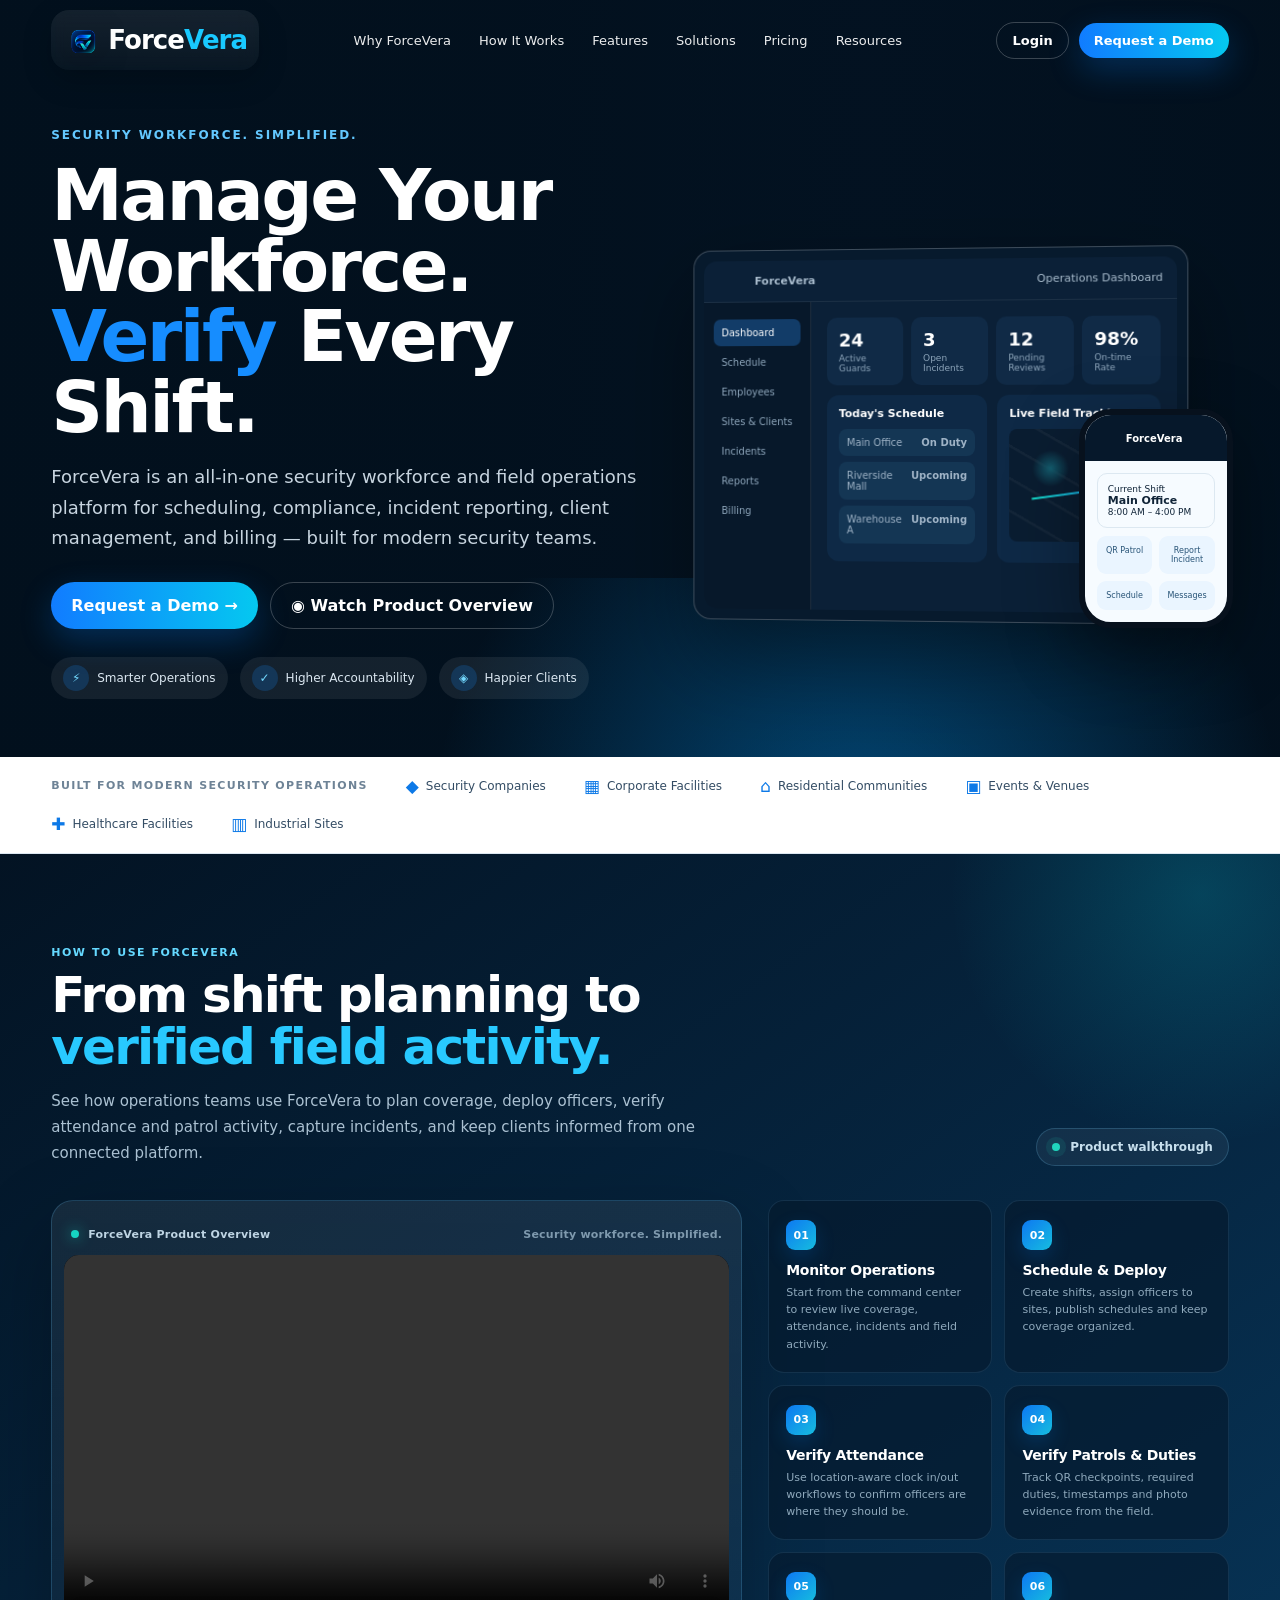
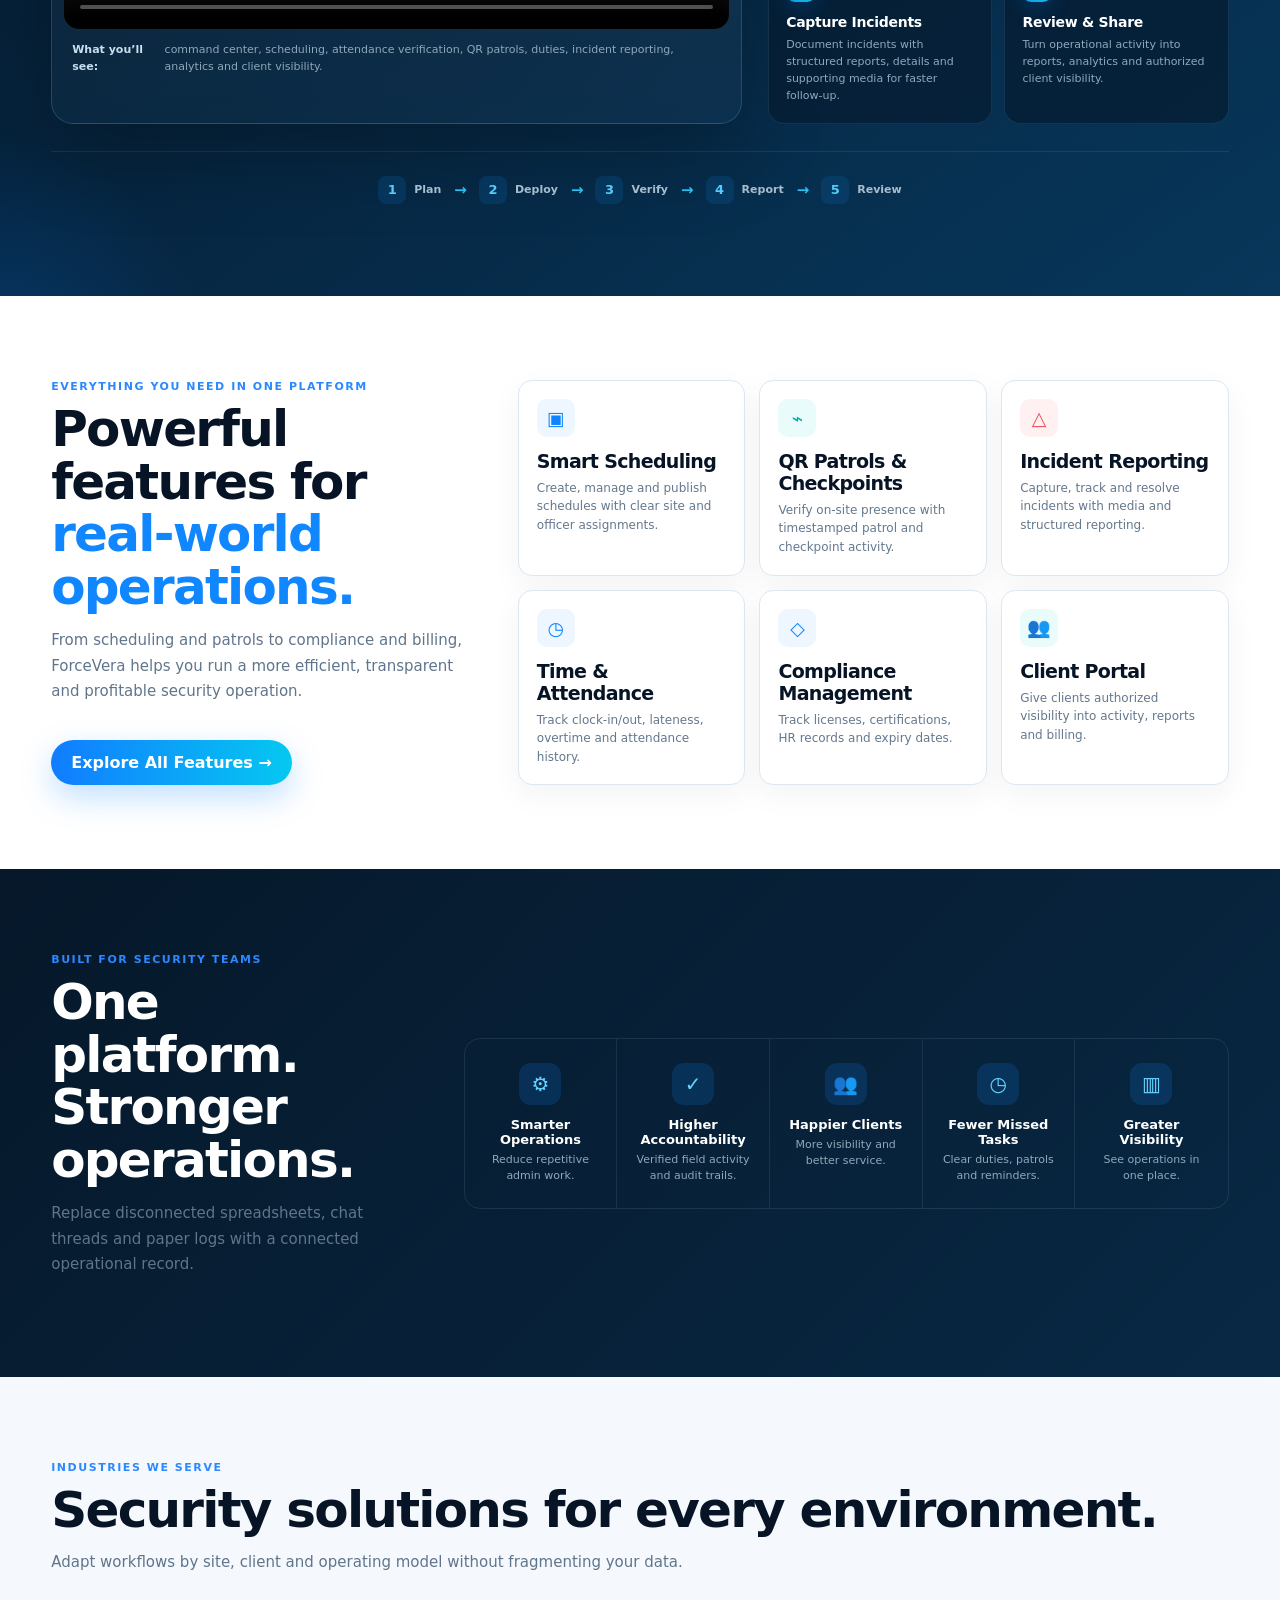
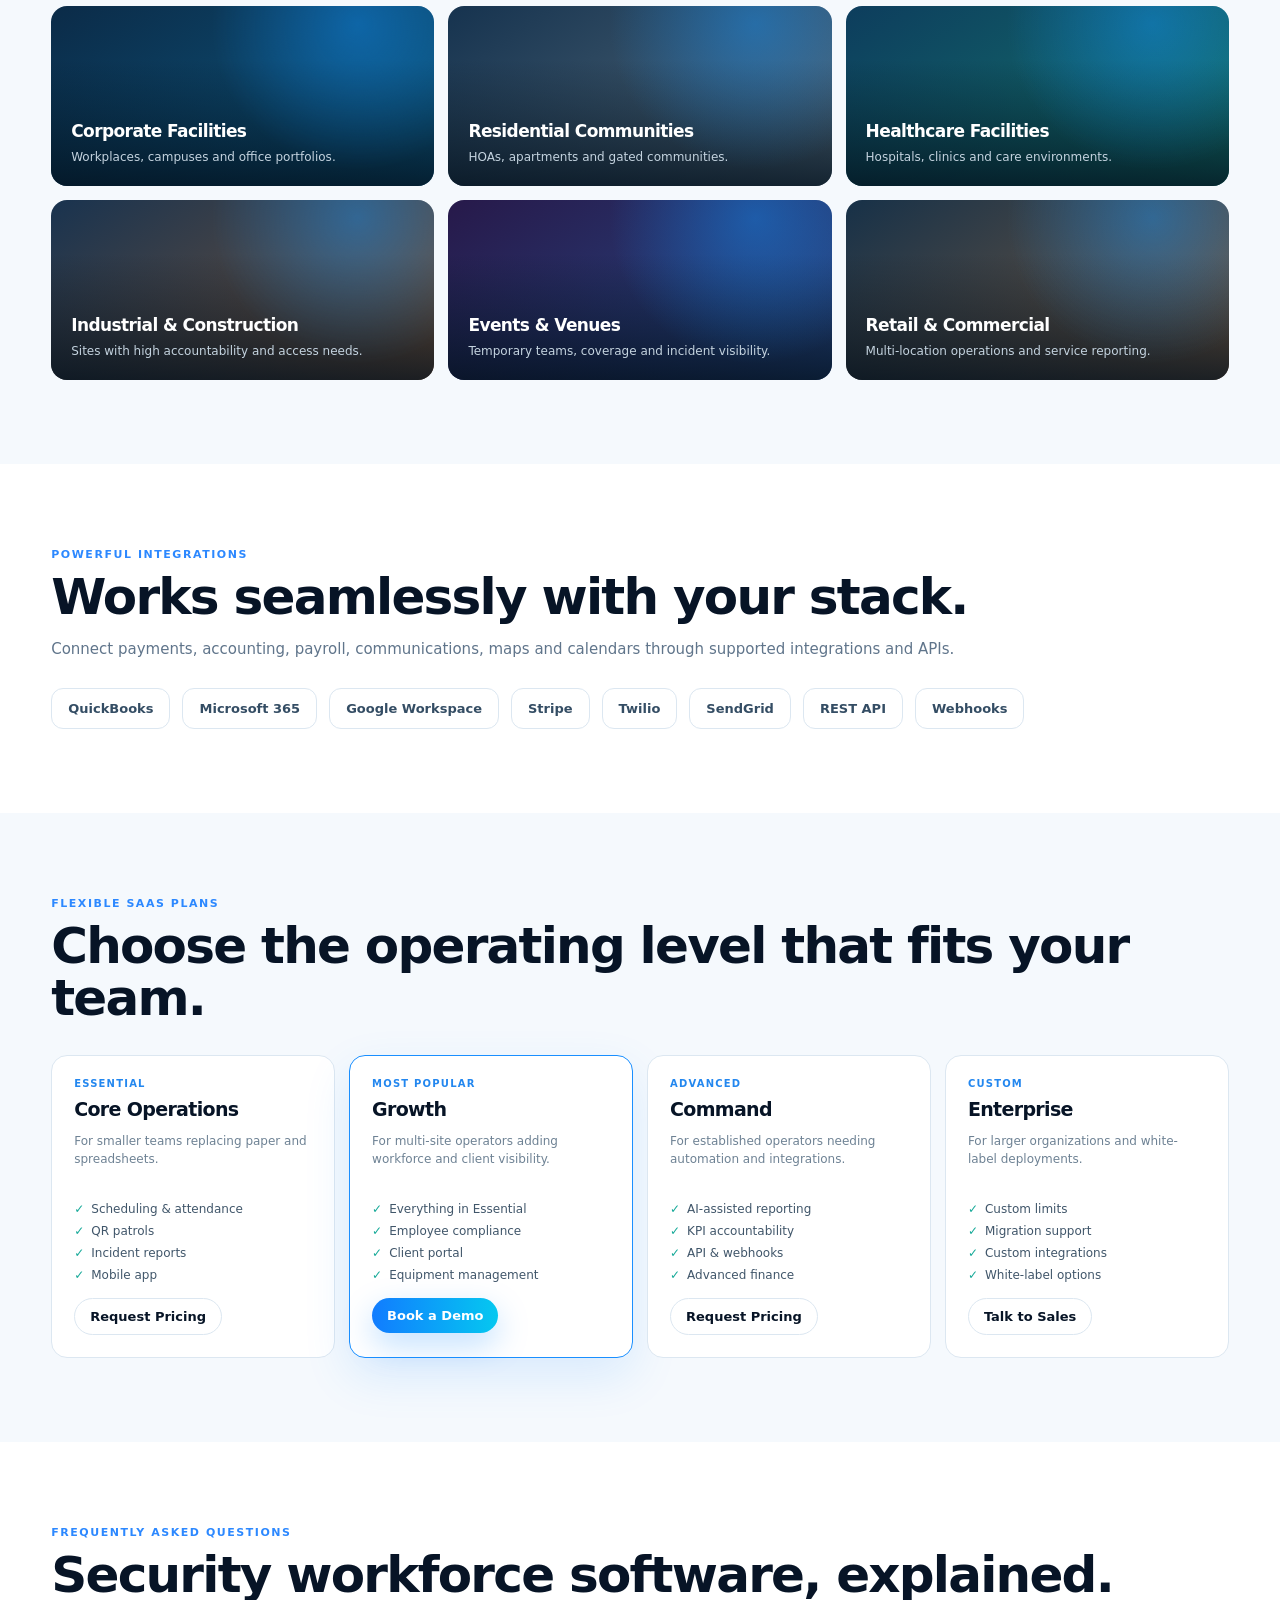
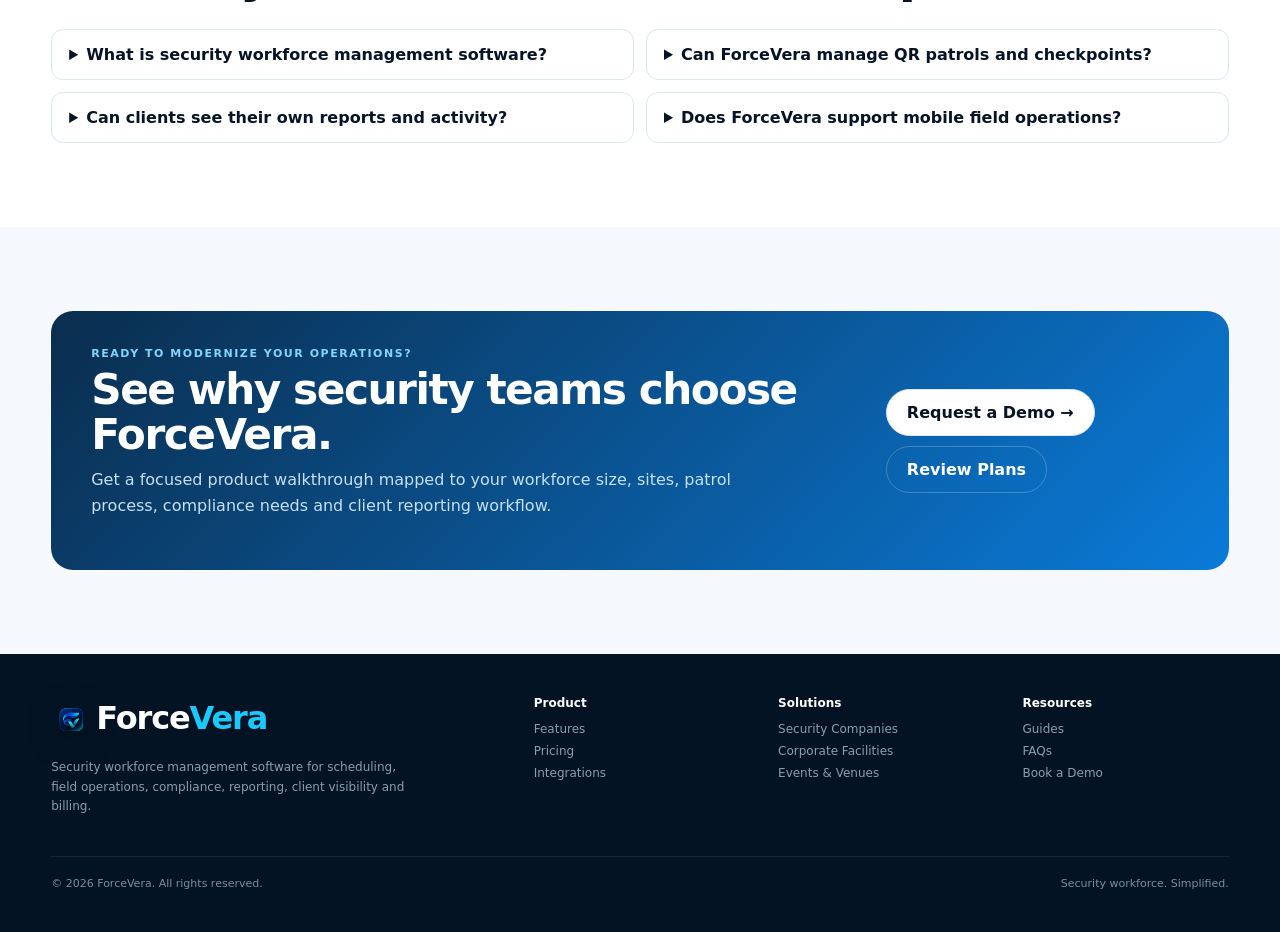
<file: index.html>
<!doctype html><html lang="en"><head><meta charset="utf-8"><meta name="viewport" content="width=device-width,initial-scale=1"><title>Security Workforce Management Software | ForceVera</title><meta name="description" content="ForceVera is security workforce management software for scheduling, attendance, patrol verification, compliance, incident reporting, client visibility and billing."><link rel="icon" href="assets/favicon-32.png"><link rel="stylesheet" href="styles.css"></head><body><header class="site-header"><div class="wrap nav"><a class="brand" href="index.html" aria-label="ForceVera home"><img src="assets/icon-inline.webp" alt="ForceVera icon"><span class="brand-word"><span class="force">Force</span><span class="vera">Vera</span></span></a><nav class="navlinks"><a href="index.html#why">Why ForceVera</a><a href="features.html">Features</a><a href="solutions.html">Solutions</a><a href="pricing.html">Pricing</a><a href="resources.html">Resources</a></nav><div class="nav-actions"><a class="btn btn-outline btn-sm" href="#">Login</a><a class="btn btn-primary btn-sm" href="index.html#demo" data-cta="nav_demo">Request a Demo</a><button class="hamb" aria-label="Menu">☰</button></div></div></header><main id="top"><section class="hero"><div class="wrap hero-grid"><div class="hero-copy"><div class="hero-kicker">Security workforce. Simplified.</div><h1>Manage Your Workforce. <span>Verify</span> Every Shift.</h1><p class="lead">ForceVera is an all-in-one security workforce and field operations platform for scheduling, compliance, incident reporting, client management, and billing — built for modern security teams.</p><div class="hero-actions"><a class="btn btn-primary" href="#demo" data-cta="hero_demo">Request a Demo →</a><a class="btn btn-outline" href="#why" data-cta="hero_video">◉ Watch Overview</a></div><div class="benefits"><span class="benefit"><i>⚡</i>Smarter Operations</span><span class="benefit"><i>✓</i>Higher Accountability</span><span class="benefit"><i>◈</i>Happier Clients</span></div></div><div class="hero-visual" aria-label="ForceVera dashboard and mobile app concept"><div class="laptop"><div class="screen-ui"><div class="ui-top"><img class="ui-logo" src="assets/forcevera-app-icon-crop.webp" alt=""><strong>ForceVera</strong><span style="margin-left:auto">Operations Dashboard</span></div><div class="ui-body"><aside class="ui-side"><span>Dashboard</span><span>Schedule</span><span>Employees</span><span>Sites & Clients</span><span>Incidents</span><span>Reports</span><span>Billing</span></aside><main class="ui-main"><div class="ui-stats"><div class="ui-stat"><b>24</b>Active Guards</div><div class="ui-stat"><b>3</b>Open Incidents</div><div class="ui-stat"><b>12</b>Pending Reviews</div><div class="ui-stat"><b>98%</b>On-time Rate</div></div><div class="ui-panels"><div class="ui-panel"><h4>Today's Schedule</h4><div class="shift-row"><span>Main Office</span><b>On Duty</b></div><div class="shift-row"><span>Riverside Mall</span><b>Upcoming</b></div><div class="shift-row"><span>Warehouse A</span><b>Upcoming</b></div></div><div class="ui-panel"><h4>Live Field Tracking</h4><div class="map"></div></div></div></main></div></div></div><div class="phone"><div class="phone-head"><img src="assets/forcevera-app-icon-crop.webp" alt=""><b>ForceVera</b></div><div class="phone-body"><div class="phone-card"><span>Current Shift</span><b>Main Office</b>8:00 AM – 4:00 PM</div><div class="phone-actions"><div class="phone-action">QR Patrol</div><div class="phone-action">Report Incident</div><div class="phone-action">Schedule</div><div class="phone-action">Messages</div></div></div></div></div></div></section>
<section class="industry-strip"><div class="wrap industry-inner"><strong>Built for modern security operations</strong><span class="industry-item"><i>◆</i>Security Companies</span><span class="industry-item"><i>▦</i>Corporate Facilities</span><span class="industry-item"><i>⌂</i>Residential Communities</span><span class="industry-item"><i>▣</i>Events & Venues</span><span class="industry-item"><i>✚</i>Healthcare Facilities</span><span class="industry-item"><i>▥</i>Industrial Sites</span></div></section>
<section class="section light" id="why"><div class="wrap intro-grid"><div class="intro-copy"><div class="kicker">Everything you need in one platform</div><h2>Powerful features for <span class="blue">real-world operations.</span></h2><p class="copy">From scheduling and patrols to compliance and billing, ForceVera helps you run a more efficient, transparent and profitable security operation.</p><a class="btn btn-primary" style="margin-top:20px" href="features.html" data-cta="features">Explore All Features →</a></div><div class="feature-cards"><article class="fcard"><div class="ficon">▣</div><h3>Smart Scheduling</h3><p>Create, manage and publish schedules with clear site and officer assignments.</p></article><article class="fcard"><div class="ficon cyan">⌁</div><h3>QR Patrols & Checkpoints</h3><p>Verify on-site presence with timestamped patrol and checkpoint activity.</p></article><article class="fcard"><div class="ficon red">△</div><h3>Incident Reporting</h3><p>Capture, track and resolve incidents with media and structured reporting.</p></article><article class="fcard"><div class="ficon">◷</div><h3>Time & Attendance</h3><p>Track clock-in/out, lateness, overtime and attendance history.</p></article><article class="fcard"><div class="ficon">◇</div><h3>Compliance Management</h3><p>Track licenses, certifications, HR records and expiry dates.</p></article><article class="fcard"><div class="ficon cyan">👥</div><h3>Client Portal</h3><p>Give clients authorized visibility into activity, reports and billing.</p></article></div></div></section>
<section class="section outcome-section"><div class="wrap outcome-grid"><div><div class="kicker">Built for security teams</div><h2 style="margin-top:10px">One platform. Stronger operations.</h2><p class="copy" style="margin-top:15px">Replace disconnected spreadsheets, chat threads and paper logs with a connected operational record.</p></div><div class="outcomes"><div class="outcome"><i>⚙</i><b>Smarter Operations</b><span>Reduce repetitive admin work.</span></div><div class="outcome"><i>✓</i><b>Higher Accountability</b><span>Verified field activity and audit trails.</span></div><div class="outcome"><i>👥</i><b>Happier Clients</b><span>More visibility and better service.</span></div><div class="outcome"><i>◷</i><b>Fewer Missed Tasks</b><span>Clear duties, patrols and reminders.</span></div><div class="outcome"><i>▥</i><b>Greater Visibility</b><span>See operations in one place.</span></div></div></div></section>
<section class="section soft"><div class="wrap"><div class="kicker">Industries we serve</div><h2 style="margin-top:10px">Security solutions for every environment.</h2><p class="copy" style="margin-top:14px">Adapt workflows by site, client and operating model without fragmenting your data.</p><div class="industry-cards"><article class="icard"><div class="icard-content"><h3>Corporate Facilities</h3><p>Workplaces, campuses and office portfolios.</p></div></article><article class="icard"><div class="icard-content"><h3>Residential Communities</h3><p>HOAs, apartments and gated communities.</p></div></article><article class="icard"><div class="icard-content"><h3>Healthcare Facilities</h3><p>Hospitals, clinics and care environments.</p></div></article><article class="icard"><div class="icard-content"><h3>Industrial & Construction</h3><p>Sites with high accountability and access needs.</p></div></article><article class="icard"><div class="icard-content"><h3>Events & Venues</h3><p>Temporary teams, coverage and incident visibility.</p></div></article><article class="icard"><div class="icard-content"><h3>Retail & Commercial</h3><p>Multi-location operations and service reporting.</p></div></article></div></div></section>
<section class="section light"><div class="wrap"><div class="kicker">Powerful integrations</div><h2 style="margin-top:10px">Works seamlessly with your stack.</h2><p class="copy" style="margin-top:14px">Connect payments, accounting, payroll, communications, maps and calendars through supported integrations and APIs.</p><div class="integration-row"><span class="integration">QuickBooks</span><span class="integration">Microsoft 365</span><span class="integration">Google Workspace</span><span class="integration">Stripe</span><span class="integration">Twilio</span><span class="integration">SendGrid</span><span class="integration">REST API</span><span class="integration">Webhooks</span></div></div></section>
<section class="section soft"><div class="wrap"><div class="kicker">Flexible SaaS plans</div><h2 style="margin-top:10px">Choose the operating level that fits your team.</h2><div class="plan-grid"><article class="plan"><div class="plan-tag">Essential</div><h3>Core Operations</h3><p>For smaller teams replacing paper and spreadsheets.</p><ul><li>Scheduling & attendance</li><li>QR patrols</li><li>Incident reports</li><li>Mobile app</li></ul><a class="btn btn-light btn-sm" href="#demo">Request Pricing</a></article><article class="plan featured"><div class="plan-tag">Most Popular</div><h3>Growth</h3><p>For multi-site operators adding workforce and client visibility.</p><ul><li>Everything in Essential</li><li>Employee compliance</li><li>Client portal</li><li>Equipment management</li></ul><a class="btn btn-primary btn-sm" href="#demo">Book a Demo</a></article><article class="plan"><div class="plan-tag">Advanced</div><h3>Command</h3><p>For established operators needing automation and integrations.</p><ul><li>AI-assisted reporting</li><li>KPI accountability</li><li>API & webhooks</li><li>Advanced finance</li></ul><a class="btn btn-light btn-sm" href="#demo">Request Pricing</a></article><article class="plan"><div class="plan-tag">Custom</div><h3>Enterprise</h3><p>For larger organizations and white-label deployments.</p><ul><li>Custom limits</li><li>Migration support</li><li>Custom integrations</li><li>White-label options</li></ul><a class="btn btn-light btn-sm" href="#demo">Talk to Sales</a></article></div></div></section>
<section class="section light"><div class="wrap"><div class="kicker">Frequently asked questions</div><h2 style="margin-top:10px">Security workforce software, explained.</h2><div class="faq"><details><summary>What is security workforce management software?</summary><p>It helps security operators manage scheduling, attendance, patrol verification, incident reporting, workforce compliance, client visibility and billing from one connected system.</p></details><details><summary>Can ForceVera manage QR patrols and checkpoints?</summary><p>Yes. Patrol routes can include QR checkpoints, timestamps, missed-checkpoint tracking, task requirements and photo evidence.</p></details><details><summary>Can clients see their own reports and activity?</summary><p>Yes. Authorized client users can access assigned sites, activity, reports, incidents, service requests and billing information without seeing other clients' data.</p></details><details><summary>Does ForceVera support mobile field operations?</summary><p>Yes. The mobile experience covers active shifts, attendance, patrols, duties, reports, live verification and employee self-service.</p></details></div></div></section>
<section class="section soft" id="demo"><div class="wrap"><div class="cta"><div><div class="kicker" style="color:#80d6ff">Ready to modernize your operations?</div><h2 style="margin-top:8px">See why security teams choose ForceVera.</h2><p>Get a focused product walkthrough mapped to your workforce size, sites, patrol process, compliance needs and client reporting workflow.</p></div><div class="cta-actions"><a class="btn btn-light" href="mailto:sales@forcevera.com" data-cta="final_demo">Request a Demo →</a><a class="btn btn-outline" href="pricing.html">Review Plans</a></div></div></div></section></main><div class="mobile-sticky"><a class="btn btn-primary" href="#demo">Request a Demo →</a></div><footer><div class="wrap"><div class="footer-grid"><div><a class="brand footer-brandmark" href="index.html" aria-label="ForceVera home"><img src="assets/icon-inline.webp" alt="ForceVera icon"><span class="brand-word"><span class="force">Force</span><span class="vera">Vera</span></span></a><p class="footer-copy">Security workforce management software for scheduling, field operations, compliance, reporting, client visibility and billing.</p></div><div class="footer-col"><h4>Product</h4><a href="features.html">Features</a><a href="pricing.html">Pricing</a><a href="#">Integrations</a></div><div class="footer-col"><h4>Solutions</h4><a href="solutions.html">Security Companies</a><a href="solutions.html">Corporate Facilities</a><a href="solutions.html">Events & Venues</a></div><div class="footer-col"><h4>Resources</h4><a href="resources.html">Guides</a><a href="resources.html">FAQs</a><a href="index.html#demo">Book a Demo</a></div></div><div class="footer-bottom"><span>© 2026 ForceVera. All rights reserved.</span><span>Security workforce. Simplified.</span></div></div></footer><script src="app.js"></script></body></html>
</file>
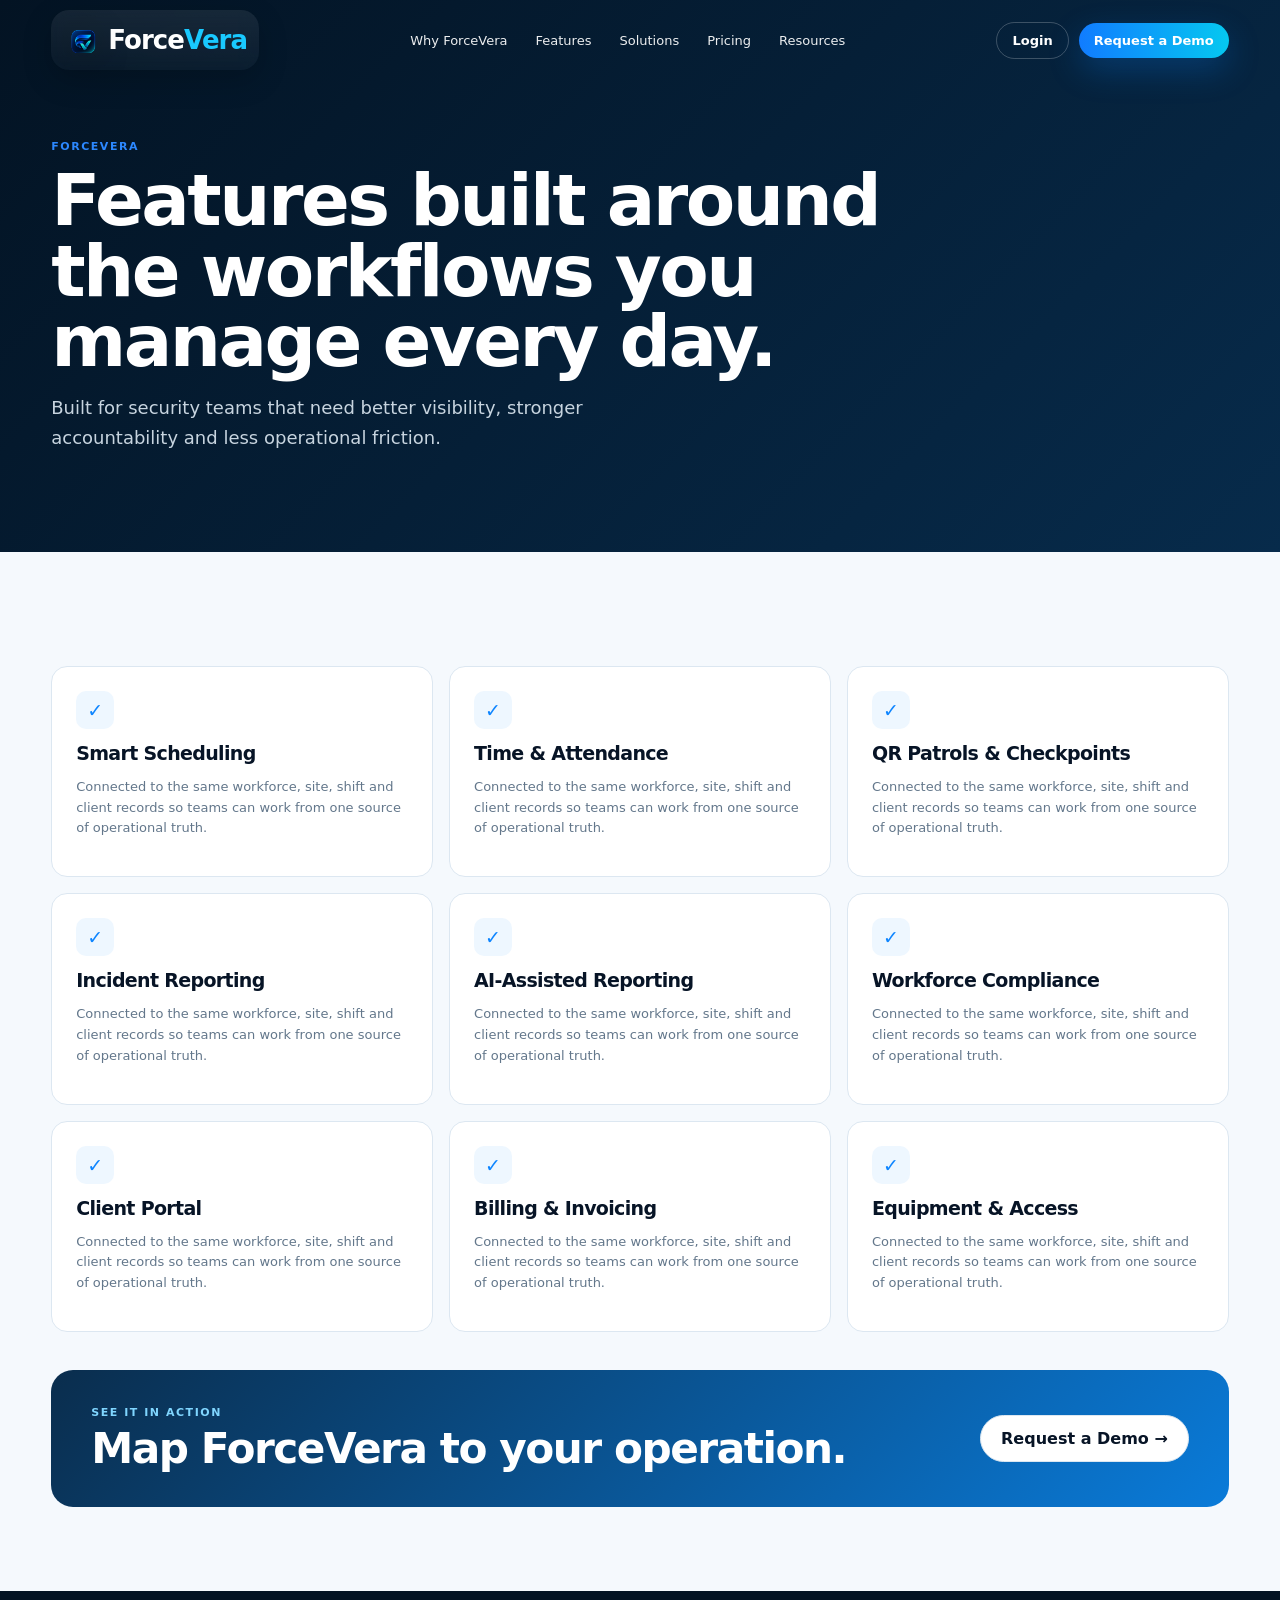
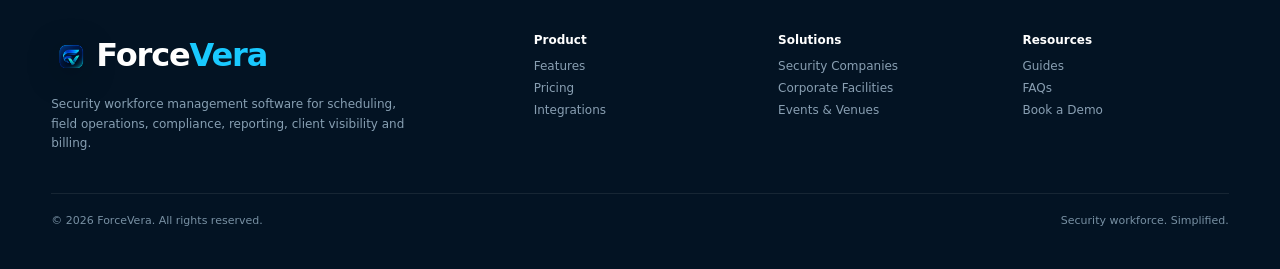
<file: features.html>
<!doctype html><html lang="en"><head><meta charset="utf-8"><meta name="viewport" content="width=device-width,initial-scale=1"><title>ForceVera Features | Security Workforce Management</title><meta name="description" content="Explore ForceVera scheduling, attendance, patrol, incident, compliance, client, billing and integration features"><link rel="icon" href="assets/favicon-32.png"><link rel="stylesheet" href="styles.css"></head><body><header class="site-header"><div class="wrap nav"><a class="brand" href="index.html" aria-label="ForceVera home"><img src="assets/icon-inline.webp" alt="ForceVera icon"><span class="brand-word"><span class="force">Force</span><span class="vera">Vera</span></span></a><nav class="navlinks"><a href="index.html#why">Why ForceVera</a><a href="features.html">Features</a><a href="solutions.html">Solutions</a><a href="pricing.html">Pricing</a><a href="resources.html">Resources</a></nav><div class="nav-actions"><a class="btn btn-outline btn-sm" href="#">Login</a><a class="btn btn-primary btn-sm" href="index.html#demo" data-cta="nav_demo">Request a Demo</a><button class="hamb" aria-label="Menu">☰</button></div></div></header><main><section class="page-hero"><div class="wrap"><div class="kicker">ForceVera</div><h1 style="max-width:850px;margin-top:12px">Features built around the workflows you manage every day.</h1><p class="lead">Built for security teams that need better visibility, stronger accountability and less operational friction.</p></div></section><section class="section soft"><div class="wrap"><div class="page-grid"><article class="page-card"><div class="ficon">✓</div><h3>Smart Scheduling</h3><p>Connected to the same workforce, site, shift and client records so teams can work from one source of operational truth.</p></article><article class="page-card"><div class="ficon">✓</div><h3>Time & Attendance</h3><p>Connected to the same workforce, site, shift and client records so teams can work from one source of operational truth.</p></article><article class="page-card"><div class="ficon">✓</div><h3>QR Patrols & Checkpoints</h3><p>Connected to the same workforce, site, shift and client records so teams can work from one source of operational truth.</p></article><article class="page-card"><div class="ficon">✓</div><h3>Incident Reporting</h3><p>Connected to the same workforce, site, shift and client records so teams can work from one source of operational truth.</p></article><article class="page-card"><div class="ficon">✓</div><h3>AI-Assisted Reporting</h3><p>Connected to the same workforce, site, shift and client records so teams can work from one source of operational truth.</p></article><article class="page-card"><div class="ficon">✓</div><h3>Workforce Compliance</h3><p>Connected to the same workforce, site, shift and client records so teams can work from one source of operational truth.</p></article><article class="page-card"><div class="ficon">✓</div><h3>Client Portal</h3><p>Connected to the same workforce, site, shift and client records so teams can work from one source of operational truth.</p></article><article class="page-card"><div class="ficon">✓</div><h3>Billing & Invoicing</h3><p>Connected to the same workforce, site, shift and client records so teams can work from one source of operational truth.</p></article><article class="page-card"><div class="ficon">✓</div><h3>Equipment & Access</h3><p>Connected to the same workforce, site, shift and client records so teams can work from one source of operational truth.</p></article></div><div class="cta" style="margin-top:38px"><div><div class="kicker" style="color:#80d6ff">See it in action</div><h2 style="margin-top:8px">Map ForceVera to your operation.</h2></div><div><a class="btn btn-light" href="index.html#demo">Request a Demo →</a></div></div></div></section></main><footer><div class="wrap"><div class="footer-grid"><div><a class="brand footer-brandmark" href="index.html" aria-label="ForceVera home"><img src="assets/icon-inline.webp" alt="ForceVera icon"><span class="brand-word"><span class="force">Force</span><span class="vera">Vera</span></span></a><p class="footer-copy">Security workforce management software for scheduling, field operations, compliance, reporting, client visibility and billing.</p></div><div class="footer-col"><h4>Product</h4><a href="features.html">Features</a><a href="pricing.html">Pricing</a><a href="#">Integrations</a></div><div class="footer-col"><h4>Solutions</h4><a href="solutions.html">Security Companies</a><a href="solutions.html">Corporate Facilities</a><a href="solutions.html">Events & Venues</a></div><div class="footer-col"><h4>Resources</h4><a href="resources.html">Guides</a><a href="resources.html">FAQs</a><a href="index.html#demo">Book a Demo</a></div></div><div class="footer-bottom"><span>© 2026 ForceVera. All rights reserved.</span><span>Security workforce. Simplified.</span></div></div></footer><script src="app.js"></script></body></html>
</file>
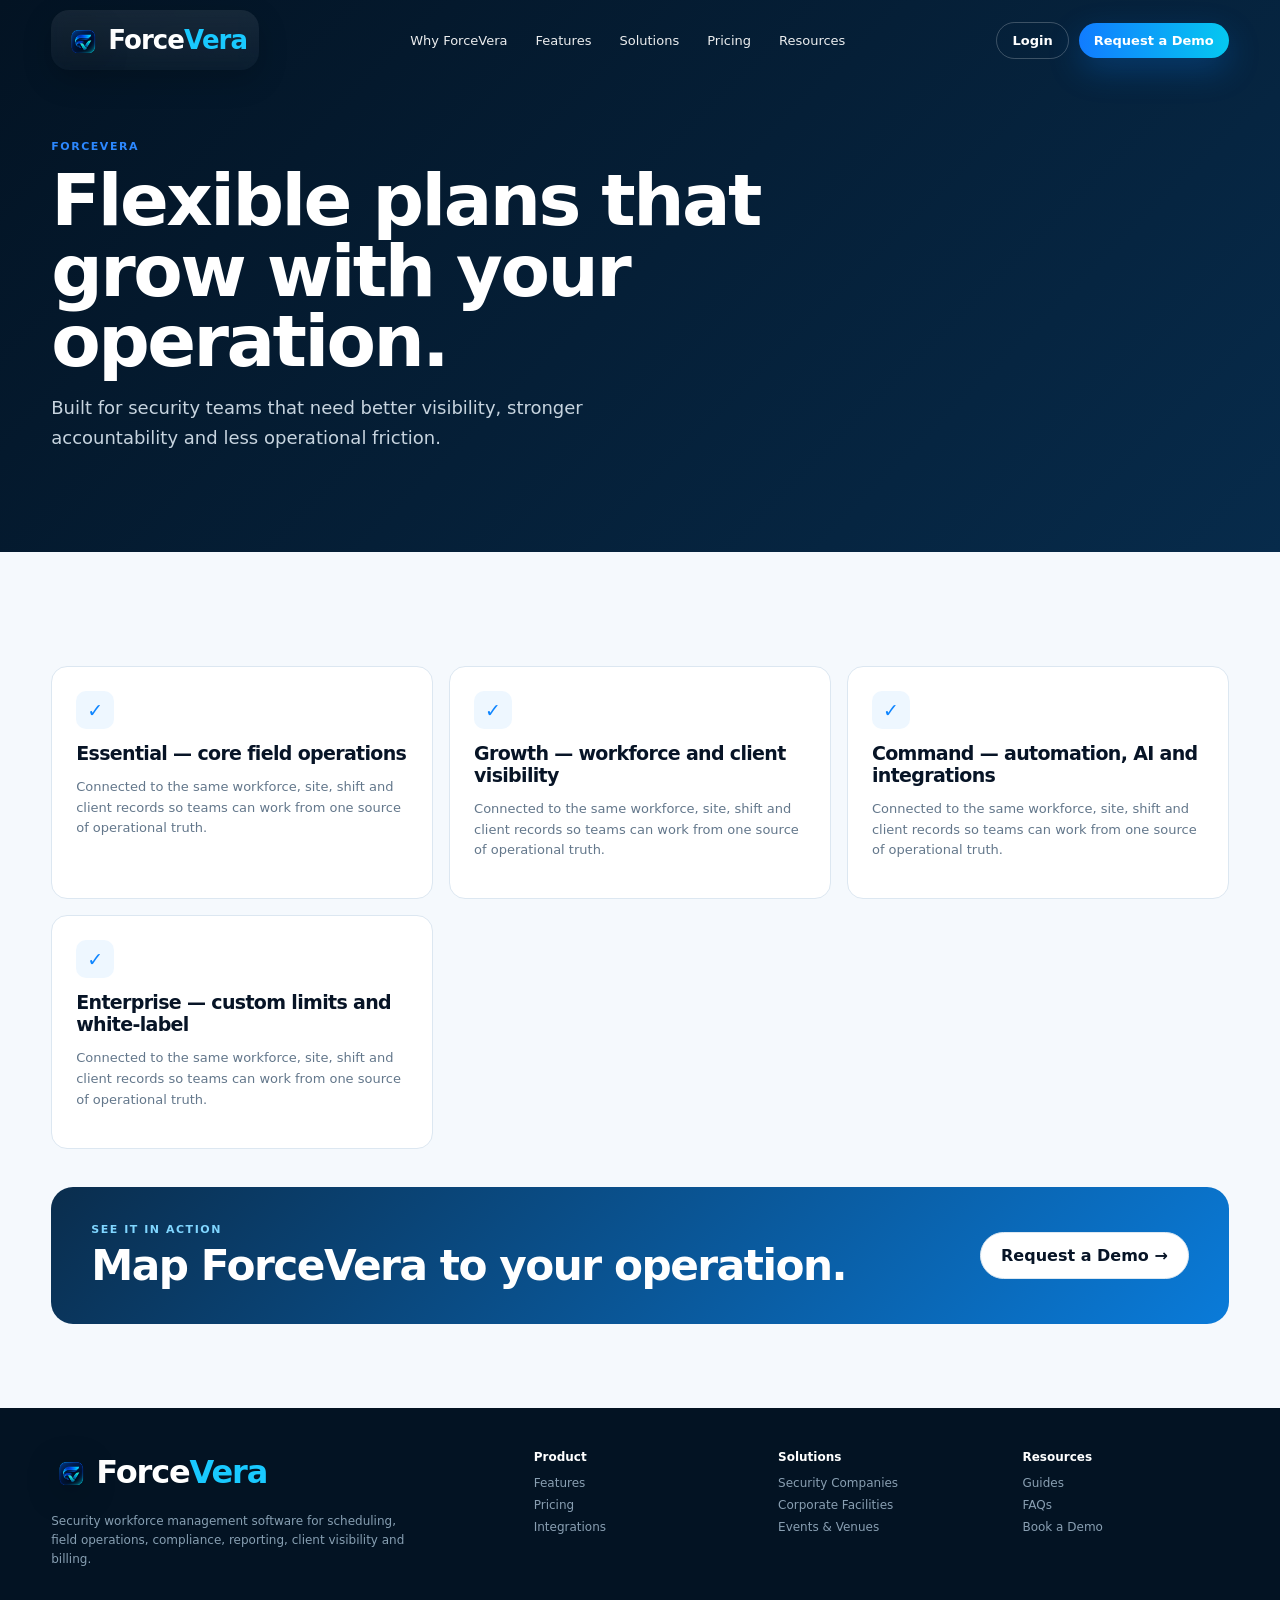
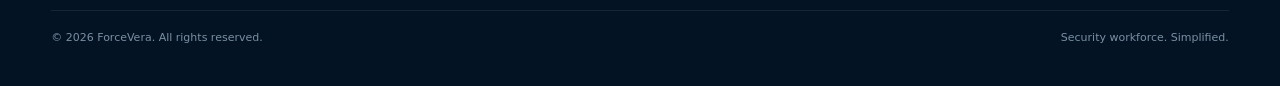
<file: pricing.html>
<!doctype html><html lang="en"><head><meta charset="utf-8"><meta name="viewport" content="width=device-width,initial-scale=1"><title>ForceVera Pricing & Plans</title><meta name="description" content="Compare ForceVera Essential, Growth, Command and Enterprise security workforce software plans"><link rel="icon" href="assets/favicon-32.png"><link rel="stylesheet" href="styles.css"></head><body><header class="site-header"><div class="wrap nav"><a class="brand" href="index.html" aria-label="ForceVera home"><img src="assets/icon-inline.webp" alt="ForceVera icon"><span class="brand-word"><span class="force">Force</span><span class="vera">Vera</span></span></a><nav class="navlinks"><a href="index.html#why">Why ForceVera</a><a href="features.html">Features</a><a href="solutions.html">Solutions</a><a href="pricing.html">Pricing</a><a href="resources.html">Resources</a></nav><div class="nav-actions"><a class="btn btn-outline btn-sm" href="#">Login</a><a class="btn btn-primary btn-sm" href="index.html#demo" data-cta="nav_demo">Request a Demo</a><button class="hamb" aria-label="Menu">☰</button></div></div></header><main><section class="page-hero"><div class="wrap"><div class="kicker">ForceVera</div><h1 style="max-width:850px;margin-top:12px">Flexible plans that grow with your operation.</h1><p class="lead">Built for security teams that need better visibility, stronger accountability and less operational friction.</p></div></section><section class="section soft"><div class="wrap"><div class="page-grid"><article class="page-card"><div class="ficon">✓</div><h3>Essential — core field operations</h3><p>Connected to the same workforce, site, shift and client records so teams can work from one source of operational truth.</p></article><article class="page-card"><div class="ficon">✓</div><h3>Growth — workforce and client visibility</h3><p>Connected to the same workforce, site, shift and client records so teams can work from one source of operational truth.</p></article><article class="page-card"><div class="ficon">✓</div><h3>Command — automation, AI and integrations</h3><p>Connected to the same workforce, site, shift and client records so teams can work from one source of operational truth.</p></article><article class="page-card"><div class="ficon">✓</div><h3>Enterprise — custom limits and white-label</h3><p>Connected to the same workforce, site, shift and client records so teams can work from one source of operational truth.</p></article></div><div class="cta" style="margin-top:38px"><div><div class="kicker" style="color:#80d6ff">See it in action</div><h2 style="margin-top:8px">Map ForceVera to your operation.</h2></div><div><a class="btn btn-light" href="index.html#demo">Request a Demo →</a></div></div></div></section></main><footer><div class="wrap"><div class="footer-grid"><div><a class="brand footer-brandmark" href="index.html" aria-label="ForceVera home"><img src="assets/icon-inline.webp" alt="ForceVera icon"><span class="brand-word"><span class="force">Force</span><span class="vera">Vera</span></span></a><p class="footer-copy">Security workforce management software for scheduling, field operations, compliance, reporting, client visibility and billing.</p></div><div class="footer-col"><h4>Product</h4><a href="features.html">Features</a><a href="pricing.html">Pricing</a><a href="#">Integrations</a></div><div class="footer-col"><h4>Solutions</h4><a href="solutions.html">Security Companies</a><a href="solutions.html">Corporate Facilities</a><a href="solutions.html">Events & Venues</a></div><div class="footer-col"><h4>Resources</h4><a href="resources.html">Guides</a><a href="resources.html">FAQs</a><a href="index.html#demo">Book a Demo</a></div></div><div class="footer-bottom"><span>© 2026 ForceVera. All rights reserved.</span><span>Security workforce. Simplified.</span></div></div></footer><script src="app.js"></script></body></html>
</file>
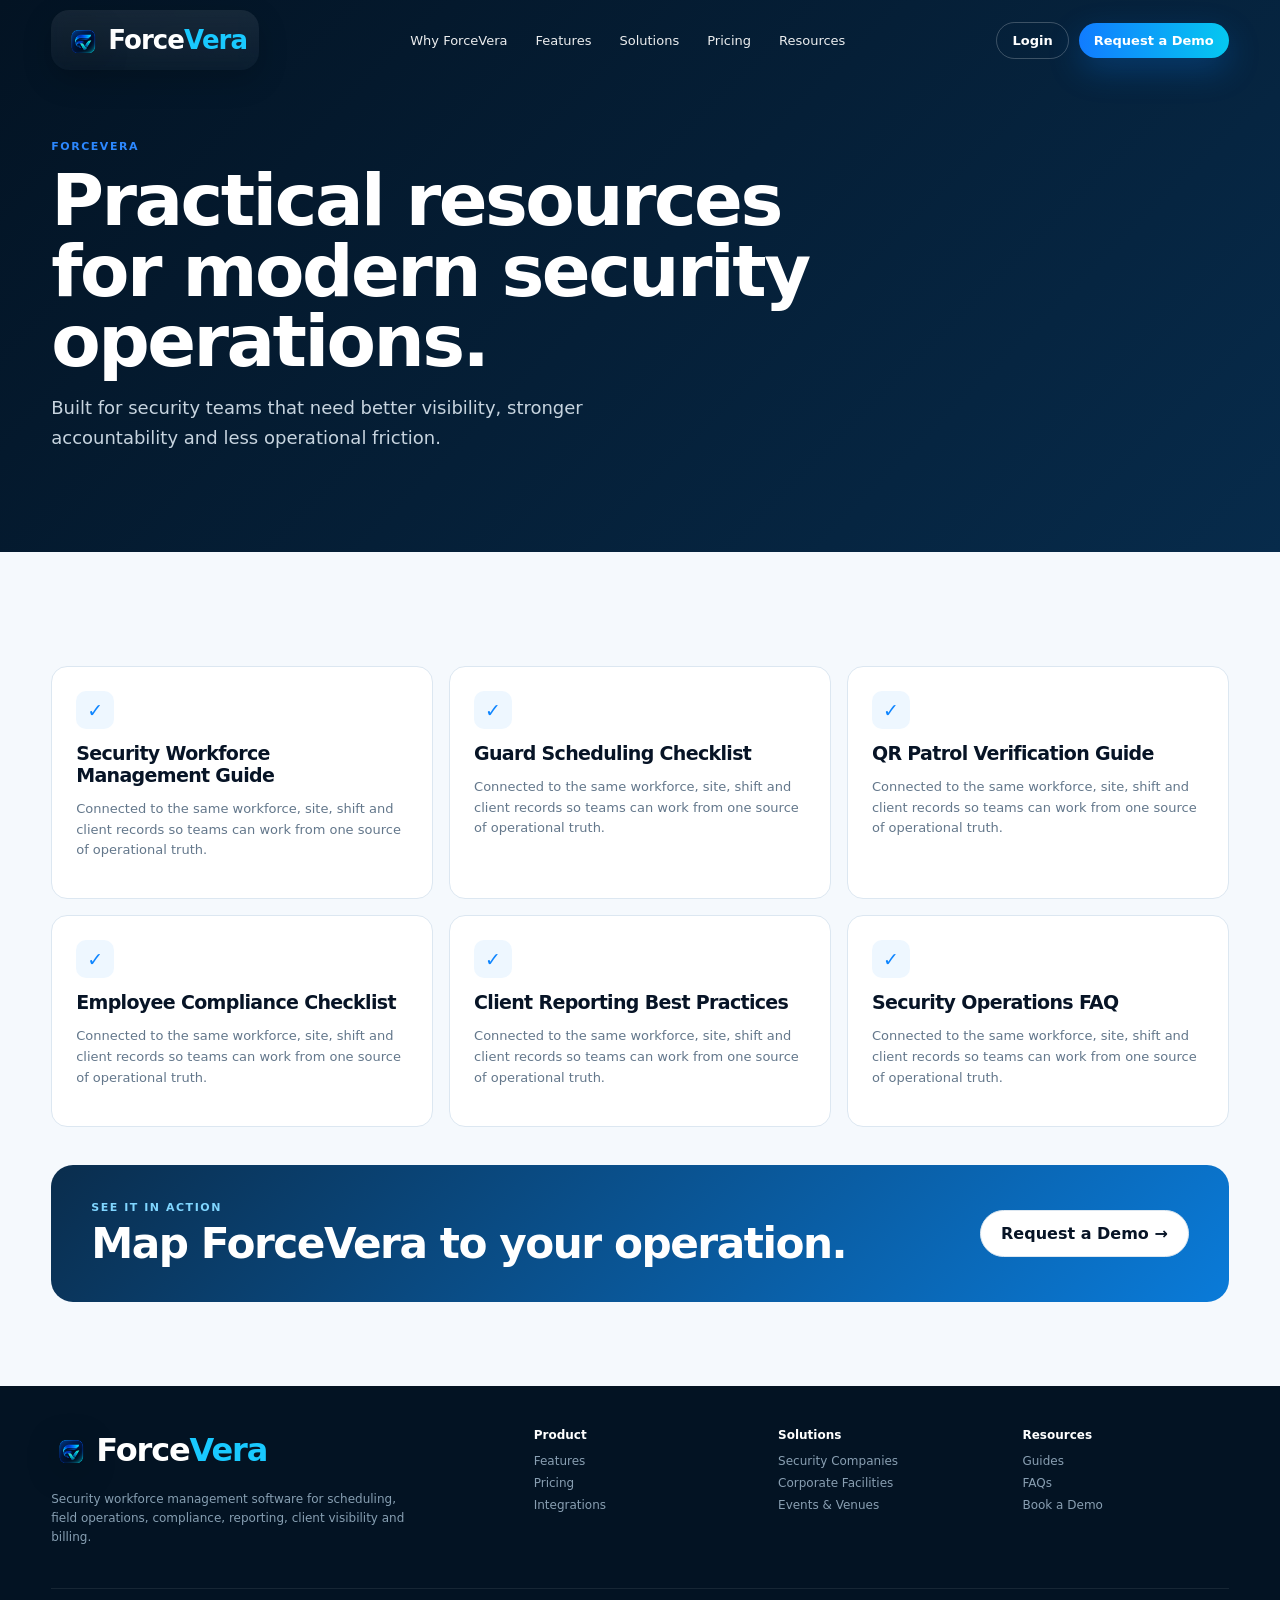
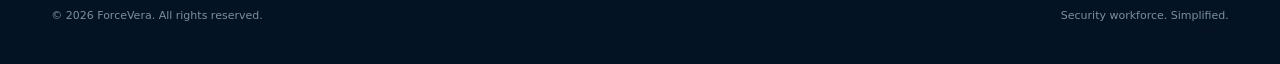
<file: resources.html>
<!doctype html><html lang="en"><head><meta charset="utf-8"><meta name="viewport" content="width=device-width,initial-scale=1"><title>Security Workforce Resources | ForceVera</title><meta name="description" content="Guides and answers for security workforce management, guard scheduling, patrol verification and compliance"><link rel="icon" href="assets/favicon-32.png"><link rel="stylesheet" href="styles.css"></head><body><header class="site-header"><div class="wrap nav"><a class="brand" href="index.html" aria-label="ForceVera home"><img src="assets/icon-inline.webp" alt="ForceVera icon"><span class="brand-word"><span class="force">Force</span><span class="vera">Vera</span></span></a><nav class="navlinks"><a href="index.html#why">Why ForceVera</a><a href="features.html">Features</a><a href="solutions.html">Solutions</a><a href="pricing.html">Pricing</a><a href="resources.html">Resources</a></nav><div class="nav-actions"><a class="btn btn-outline btn-sm" href="#">Login</a><a class="btn btn-primary btn-sm" href="index.html#demo" data-cta="nav_demo">Request a Demo</a><button class="hamb" aria-label="Menu">☰</button></div></div></header><main><section class="page-hero"><div class="wrap"><div class="kicker">ForceVera</div><h1 style="max-width:850px;margin-top:12px">Practical resources for modern security operations.</h1><p class="lead">Built for security teams that need better visibility, stronger accountability and less operational friction.</p></div></section><section class="section soft"><div class="wrap"><div class="page-grid"><article class="page-card"><div class="ficon">✓</div><h3>Security Workforce Management Guide</h3><p>Connected to the same workforce, site, shift and client records so teams can work from one source of operational truth.</p></article><article class="page-card"><div class="ficon">✓</div><h3>Guard Scheduling Checklist</h3><p>Connected to the same workforce, site, shift and client records so teams can work from one source of operational truth.</p></article><article class="page-card"><div class="ficon">✓</div><h3>QR Patrol Verification Guide</h3><p>Connected to the same workforce, site, shift and client records so teams can work from one source of operational truth.</p></article><article class="page-card"><div class="ficon">✓</div><h3>Employee Compliance Checklist</h3><p>Connected to the same workforce, site, shift and client records so teams can work from one source of operational truth.</p></article><article class="page-card"><div class="ficon">✓</div><h3>Client Reporting Best Practices</h3><p>Connected to the same workforce, site, shift and client records so teams can work from one source of operational truth.</p></article><article class="page-card"><div class="ficon">✓</div><h3>Security Operations FAQ</h3><p>Connected to the same workforce, site, shift and client records so teams can work from one source of operational truth.</p></article></div><div class="cta" style="margin-top:38px"><div><div class="kicker" style="color:#80d6ff">See it in action</div><h2 style="margin-top:8px">Map ForceVera to your operation.</h2></div><div><a class="btn btn-light" href="index.html#demo">Request a Demo →</a></div></div></div></section></main><footer><div class="wrap"><div class="footer-grid"><div><a class="brand footer-brandmark" href="index.html" aria-label="ForceVera home"><img src="assets/icon-inline.webp" alt="ForceVera icon"><span class="brand-word"><span class="force">Force</span><span class="vera">Vera</span></span></a><p class="footer-copy">Security workforce management software for scheduling, field operations, compliance, reporting, client visibility and billing.</p></div><div class="footer-col"><h4>Product</h4><a href="features.html">Features</a><a href="pricing.html">Pricing</a><a href="#">Integrations</a></div><div class="footer-col"><h4>Solutions</h4><a href="solutions.html">Security Companies</a><a href="solutions.html">Corporate Facilities</a><a href="solutions.html">Events & Venues</a></div><div class="footer-col"><h4>Resources</h4><a href="resources.html">Guides</a><a href="resources.html">FAQs</a><a href="index.html#demo">Book a Demo</a></div></div><div class="footer-bottom"><span>© 2026 ForceVera. All rights reserved.</span><span>Security workforce. Simplified.</span></div></div></footer><script src="app.js"></script></body></html>
</file>
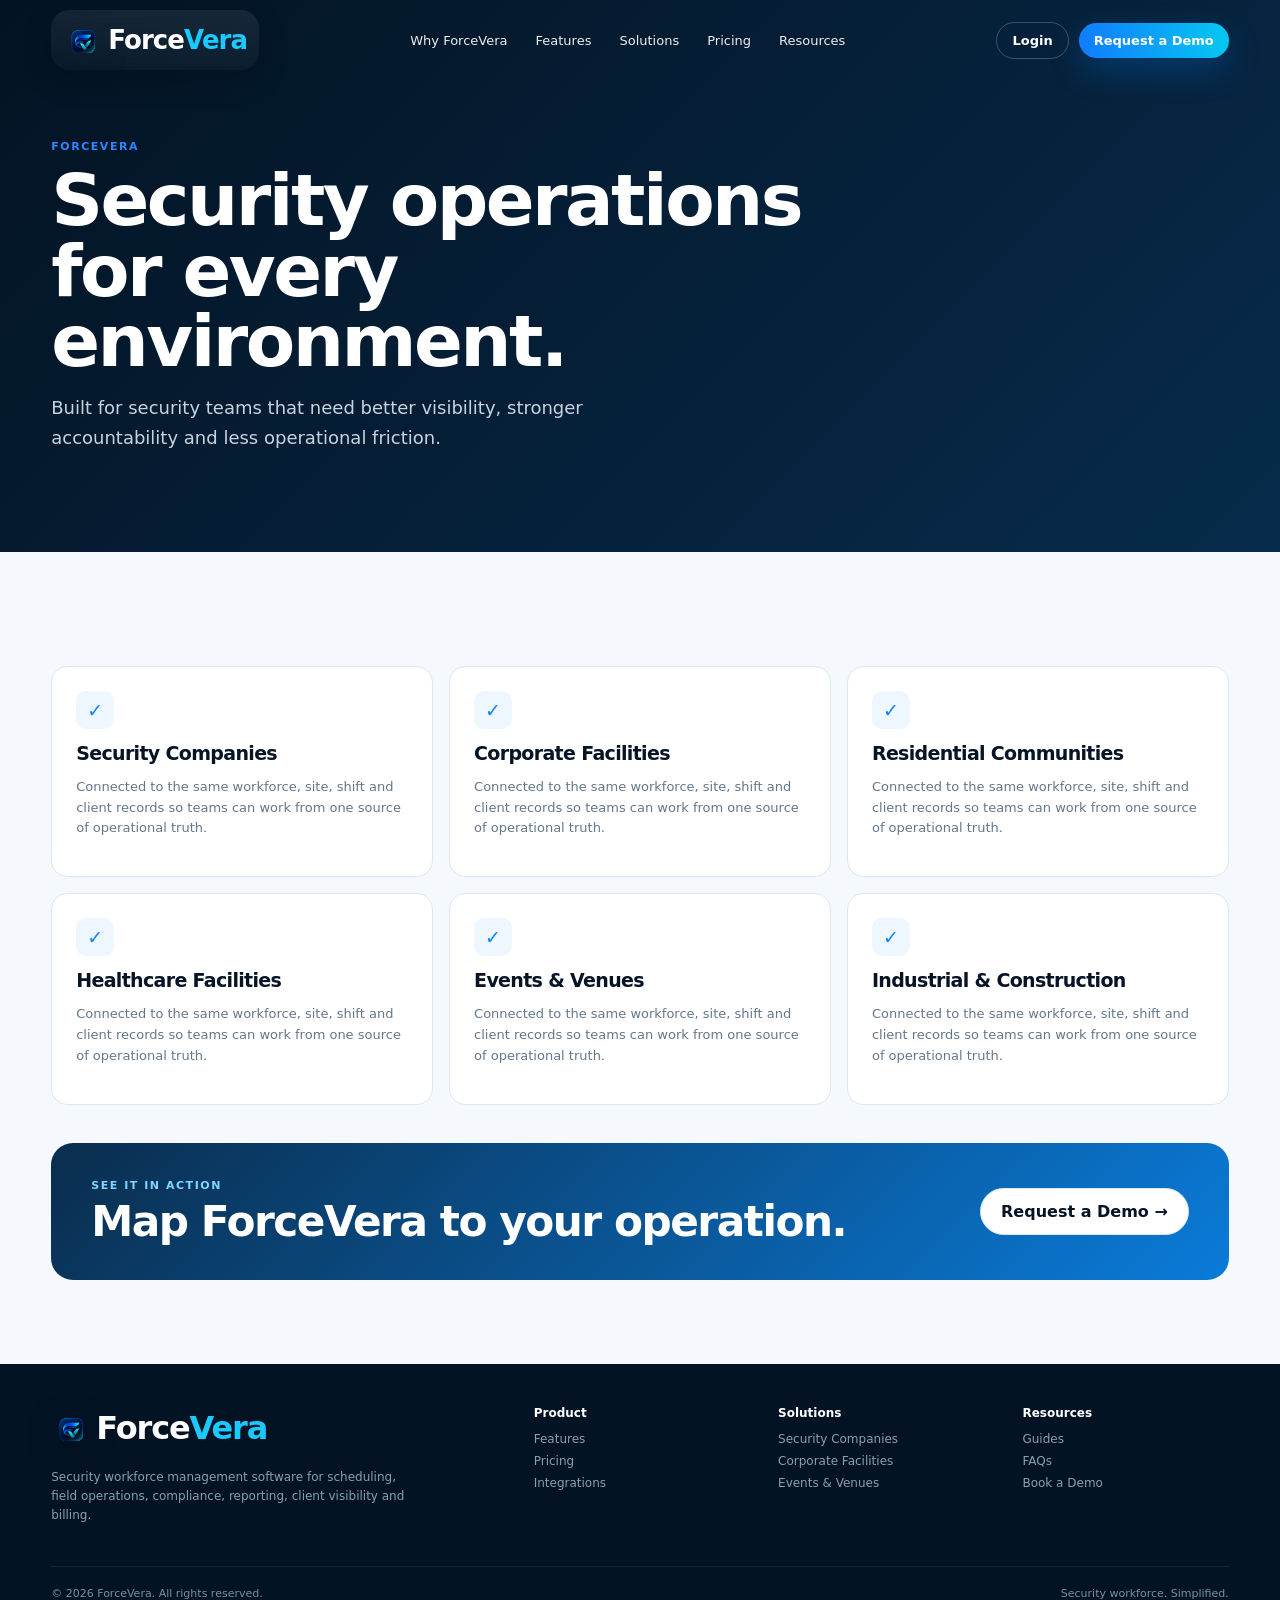
<file: solutions.html>
<!doctype html><html lang="en"><head><meta charset="utf-8"><meta name="viewport" content="width=device-width,initial-scale=1"><title>Security Operations Solutions | ForceVera</title><meta name="description" content="ForceVera solutions for security companies, corporate facilities, residential communities, healthcare, events and industrial sites"><link rel="icon" href="assets/favicon-32.png"><link rel="stylesheet" href="styles.css"></head><body><header class="site-header"><div class="wrap nav"><a class="brand" href="index.html" aria-label="ForceVera home"><img src="assets/icon-inline.webp" alt="ForceVera icon"><span class="brand-word"><span class="force">Force</span><span class="vera">Vera</span></span></a><nav class="navlinks"><a href="index.html#why">Why ForceVera</a><a href="features.html">Features</a><a href="solutions.html">Solutions</a><a href="pricing.html">Pricing</a><a href="resources.html">Resources</a></nav><div class="nav-actions"><a class="btn btn-outline btn-sm" href="#">Login</a><a class="btn btn-primary btn-sm" href="index.html#demo" data-cta="nav_demo">Request a Demo</a><button class="hamb" aria-label="Menu">☰</button></div></div></header><main><section class="page-hero"><div class="wrap"><div class="kicker">ForceVera</div><h1 style="max-width:850px;margin-top:12px">Security operations for every environment.</h1><p class="lead">Built for security teams that need better visibility, stronger accountability and less operational friction.</p></div></section><section class="section soft"><div class="wrap"><div class="page-grid"><article class="page-card"><div class="ficon">✓</div><h3>Security Companies</h3><p>Connected to the same workforce, site, shift and client records so teams can work from one source of operational truth.</p></article><article class="page-card"><div class="ficon">✓</div><h3>Corporate Facilities</h3><p>Connected to the same workforce, site, shift and client records so teams can work from one source of operational truth.</p></article><article class="page-card"><div class="ficon">✓</div><h3>Residential Communities</h3><p>Connected to the same workforce, site, shift and client records so teams can work from one source of operational truth.</p></article><article class="page-card"><div class="ficon">✓</div><h3>Healthcare Facilities</h3><p>Connected to the same workforce, site, shift and client records so teams can work from one source of operational truth.</p></article><article class="page-card"><div class="ficon">✓</div><h3>Events & Venues</h3><p>Connected to the same workforce, site, shift and client records so teams can work from one source of operational truth.</p></article><article class="page-card"><div class="ficon">✓</div><h3>Industrial & Construction</h3><p>Connected to the same workforce, site, shift and client records so teams can work from one source of operational truth.</p></article></div><div class="cta" style="margin-top:38px"><div><div class="kicker" style="color:#80d6ff">See it in action</div><h2 style="margin-top:8px">Map ForceVera to your operation.</h2></div><div><a class="btn btn-light" href="index.html#demo">Request a Demo →</a></div></div></div></section></main><footer><div class="wrap"><div class="footer-grid"><div><a class="brand footer-brandmark" href="index.html" aria-label="ForceVera home"><img src="assets/icon-inline.webp" alt="ForceVera icon"><span class="brand-word"><span class="force">Force</span><span class="vera">Vera</span></span></a><p class="footer-copy">Security workforce management software for scheduling, field operations, compliance, reporting, client visibility and billing.</p></div><div class="footer-col"><h4>Product</h4><a href="features.html">Features</a><a href="pricing.html">Pricing</a><a href="#">Integrations</a></div><div class="footer-col"><h4>Solutions</h4><a href="solutions.html">Security Companies</a><a href="solutions.html">Corporate Facilities</a><a href="solutions.html">Events & Venues</a></div><div class="footer-col"><h4>Resources</h4><a href="resources.html">Guides</a><a href="resources.html">FAQs</a><a href="index.html#demo">Book a Demo</a></div></div><div class="footer-bottom"><span>© 2026 ForceVera. All rights reserved.</span><span>Security workforce. Simplified.</span></div></div></footer><script src="app.js"></script></body></html>
</file>
<file: styles.css>
:root{
  --navy:#031323;--navy2:#061d34;--ink:#071426;--muted:#60758b;--muted2:#91a5b8;
  --blue:#087cff;--cyan:#05d8e8;--teal:#19c9c0;--line:#dce7f1;--card:#f6f9fc;--white:#fff;
  --shadow:0 24px 70px rgba(5,28,52,.14);--max:1180px;--radius:20px;
}
*{box-sizing:border-box}html{scroll-behavior:smooth}body{margin:0;font-family:Inter,ui-sans-serif,system-ui,-apple-system,BlinkMacSystemFont,"Segoe UI",sans-serif;color:var(--ink);background:#fff;-webkit-font-smoothing:antialiased}a{text-decoration:none;color:inherit}img{display:block;max-width:100%}button,input,select{font:inherit}.wrap{width:min(var(--max),92%);margin:auto}.section{padding:84px 0}.dark{background:var(--navy);color:#fff}.light{background:#fff}.soft{background:#f5f9fd}.kicker{font-size:11px;font-weight:900;letter-spacing:.14em;text-transform:uppercase;color:#2c88ff}.dark .kicker{color:#62c9ff}h1,h2,h3{letter-spacing:-.035em;margin:0}h1{font-size:clamp(46px,5.8vw,72px);line-height:.98}h2{font-size:clamp(32px,4vw,50px);line-height:1.05}h3{font-size:19px}.lead{font-size:18px;line-height:1.7;color:#c7d4df;max-width:650px}.copy{font-size:15px;line-height:1.7;color:var(--muted)}.dark .copy{color:#a9bbc9}.blue{color:#1187ff}.btn{display:inline-flex;align-items:center;justify-content:center;gap:9px;padding:13px 20px;border-radius:999px;font-weight:800;border:1px solid rgba(255,255,255,.22);transition:.2s;cursor:pointer}.btn:hover{transform:translateY(-2px)}.btn-primary{border:0;color:#fff;background:linear-gradient(90deg,#117cff,#05c8f0);box-shadow:0 12px 32px rgba(7,133,255,.25)}.btn-outline{background:transparent;color:inherit}.btn-light{background:#fff;color:var(--ink);border-color:#dce7f1}.btn-sm{padding:10px 15px;font-size:13px}
/* Header */
.site-header{position:absolute;top:0;left:0;right:0;z-index:20;color:#fff}.nav{min-height:80px;display:flex;align-items:center;justify-content:space-between;gap:26px}.brand{display:inline-flex;align-items:center;gap:2px}.site-header .brand{padding:8px 12px;border-radius:18px;background:linear-gradient(180deg,rgba(255,255,255,.08),rgba(255,255,255,.03));backdrop-filter:blur(8px);box-shadow:0 10px 30px rgba(0,0,0,.18)}.brand img{width:44px;height:44px;object-fit:contain;flex:0 0 auto;filter:drop-shadow(0 6px 16px rgba(0,0,0,.26))}.brand-word{display:inline-flex;align-items:baseline;font-weight:900;letter-spacing:-.035em;line-height:1;font-size:26px;margin-left:-1px}.brand-word .force{color:#fff}.brand-word .vera{color:#19c9ff}.brand-mobile{display:none}.navlinks{display:flex;align-items:center;gap:28px;font-size:13px}.navlinks a{opacity:.92}.navlinks a:hover{opacity:1}.nav-actions{display:flex;align-items:center;gap:10px}.hamb{display:none;background:none;border:0;color:#fff;font-size:26px}
/* Hero */
.hero{position:relative;min-height:655px;color:#fff;overflow:hidden;background:linear-gradient(90deg,rgba(2,16,29,.98) 0%,rgba(2,16,29,.9) 38%,rgba(2,16,29,.55) 68%,rgba(2,16,29,.92) 100%),url('https://images.unsplash.com/photo-1773580995586-b0195c43386c?auto=format&fit=crop&fm=jpg&ixid=M3wxMjA3fDB8MHxwaG90by1wYWdlfHx8fGVufDB8fHx8fA%3D%3D&ixlib=rb-4.1.0&q=60&w=3000') center/cover no-repeat,#041426}.hero:after{content:"";position:absolute;inset:auto -14% -45% 20%;height:520px;background:radial-gradient(circle,rgba(0,158,255,.38),transparent 65%);pointer-events:none}.hero-grid{position:relative;z-index:2;display:grid;grid-template-columns:1.05fr .95fr;gap:42px;align-items:center;padding-top:128px;padding-bottom:58px}.hero-copy{max-width:660px}.hero-kicker{font-size:12px;letter-spacing:.16em;text-transform:uppercase;color:#63c8ff;font-weight:900;margin-bottom:18px}.hero h1 span{color:#168dff}.hero .lead{margin-top:20px}.hero-actions{display:flex;gap:12px;flex-wrap:wrap;margin-top:28px}.benefits{display:flex;gap:12px;flex-wrap:wrap;margin-top:28px}.benefit{display:flex;align-items:center;gap:8px;padding:8px 12px;border-radius:999px;background:rgba(255,255,255,.07);font-size:12px;color:#dbe7f1}.benefit i{width:26px;height:26px;border-radius:50%;display:grid;place-items:center;background:rgba(20,139,255,.2);font-style:normal;color:#73d9ff}.hero-visual{position:relative;min-height:430px}.laptop{position:absolute;left:0;top:50px;width:92%;border:1px solid rgba(255,255,255,.22);border-radius:18px;background:#071a2d;padding:10px;box-shadow:0 35px 90px rgba(0,0,0,.38);transform:perspective(1100px) rotateY(-4deg)}.screen-ui{border-radius:13px;background:#0b2037;overflow:hidden}.ui-top{height:42px;border-bottom:1px solid rgba(255,255,255,.07);display:flex;align-items:center;gap:10px;padding:0 14px;color:#a9bccd;font-size:11px}.ui-logo{width:28px;height:28px;object-fit:contain}.ui-body{display:grid;grid-template-columns:110px 1fr;min-height:310px}.ui-side{padding:14px 10px;border-right:1px solid rgba(255,255,255,.07);background:#07182a}.ui-side span{display:block;padding:8px;border-radius:7px;font-size:10px;color:#8ea6bb;margin:3px 0}.ui-side span:first-child{background:#123c68;color:#fff}.ui-main{padding:16px}.ui-stats{display:grid;grid-template-columns:repeat(4,1fr);gap:8px}.ui-stat{padding:12px;border-radius:10px;background:#102a46;color:#8ea6bb;font-size:9px}.ui-stat b{display:block;color:#fff;font-size:18px;margin-bottom:3px}.ui-panels{display:grid;grid-template-columns:1fr 1fr;gap:10px;margin-top:10px}.ui-panel{border-radius:12px;background:#0e2946;padding:12px;color:#9fb3c6;font-size:10px;min-height:150px}.ui-panel h4{margin:0 0 9px;color:#fff;font-size:11px}.shift-row{display:flex;justify-content:space-between;padding:8px;border-radius:8px;background:#143654;margin:6px 0}.map{height:112px;border-radius:8px;background:radial-gradient(circle at 30% 35%,#135e70,transparent 15%),radial-gradient(circle at 70% 65%,#174a73,transparent 18%),repeating-linear-gradient(30deg,transparent 0 25px,rgba(255,255,255,.04) 26px 28px),#0a1d31;position:relative}.map:after{content:"";position:absolute;left:16%;top:55%;width:68%;height:2px;background:linear-gradient(90deg,#14dbc8,#1790ff);transform:rotate(-8deg)}.phone{position:absolute;right:-4px;bottom:0;width:154px;border:6px solid #07111d;border-radius:32px;background:#f6fbff;box-shadow:0 24px 70px rgba(0,0,0,.34);overflow:hidden}.phone-head{height:46px;background:#06182b;color:#fff;padding:10px;font-size:10px;display:flex;align-items:center;gap:7px}.phone-head img{width:24px;height:24px;object-fit:contain}.phone-body{padding:12px;color:#102438}.phone-card{border:1px solid #dce8f1;border-radius:10px;padding:10px;margin-bottom:8px;font-size:9px}.phone-card b{display:block;font-size:11px}.phone-actions{display:grid;grid-template-columns:1fr 1fr;gap:7px}.phone-action{padding:10px 5px;border-radius:9px;background:#eaf5ff;text-align:center;font-size:8px;color:#285477}
/* industry strip */
.industry-strip{background:#fff;border-bottom:1px solid var(--line)}.industry-inner{display:flex;align-items:center;gap:18px 38px;flex-wrap:wrap;padding:19px 0;color:#334c64;font-size:12px}.industry-inner strong{font-size:11px;letter-spacing:.12em;text-transform:uppercase;color:#6e8396}.industry-item{display:flex;align-items:center;gap:7px}.industry-item i{font-style:normal;color:#0d79e7;font-size:17px}
/* feature intro */
.intro-grid{display:grid;grid-template-columns:.75fr 1.25fr;gap:40px;align-items:center}.intro-copy h2{margin:10px 0 15px}.feature-cards{display:grid;grid-template-columns:repeat(3,1fr);gap:14px}.fcard{border:1px solid var(--line);border-radius:14px;padding:18px;background:#fff;box-shadow:0 10px 30px rgba(10,38,65,.05)}.ficon{width:38px;height:38px;border-radius:10px;display:grid;place-items:center;margin-bottom:13px;background:#eef7ff;color:#0e85ff;font-size:19px}.ficon.cyan{background:#e9fbfb;color:#00a9af}.ficon.red{background:#fff0f1;color:#ef4d5d}.fcard p{font-size:12px;line-height:1.55;color:#64788d;margin:7px 0 0}
/* outcome band */
.outcome-section{position:relative;background:linear-gradient(135deg,#06182a,#082844);color:#fff}.outcome-grid{display:grid;grid-template-columns:.65fr 1.35fr;gap:44px;align-items:center}.outcomes{display:grid;grid-template-columns:repeat(5,1fr);gap:0;border:1px solid rgba(255,255,255,.09);border-radius:16px;overflow:hidden}.outcome{padding:24px 18px;text-align:center;border-right:1px solid rgba(255,255,255,.08)}.outcome:last-child{border-right:0}.outcome i{display:grid;place-items:center;width:42px;height:42px;border-radius:12px;background:rgba(17,136,255,.16);color:#66d4ff;margin:0 auto 12px;font-style:normal;font-size:20px}.outcome b{display:block;font-size:13px}.outcome span{display:block;color:#8fa8bb;font-size:11px;margin-top:5px;line-height:1.45}
/* industries */
.industry-cards{display:grid;grid-template-columns:repeat(3,1fr);gap:14px;margin-top:30px}.icard{position:relative;min-height:180px;border-radius:16px;overflow:hidden;padding:20px;display:flex;align-items:flex-end;color:#fff;background:linear-gradient(145deg,#0b2b48,#0d5a82)}.icard:before{content:"";position:absolute;inset:0;background:radial-gradient(circle at 80% 10%,rgba(17,148,255,.42),transparent 42%),linear-gradient(0deg,rgba(2,15,27,.78),transparent 70%)}.icard:nth-child(2){background:linear-gradient(145deg,#16334f,#566d7d)}.icard:nth-child(3){background:linear-gradient(145deg,#0d3d5d,#15796f)}.icard:nth-child(4){background:linear-gradient(145deg,#19334f,#79563b)}.icard:nth-child(5){background:linear-gradient(145deg,#27194a,#284b88)}.icard:nth-child(6){background:linear-gradient(145deg,#173148,#7a5d43)}.icard-content{position:relative;z-index:2}.icard h3{font-size:17px}.icard p{font-size:12px;color:#c4d3df;margin:7px 0 0;line-height:1.5}
/* integrations */
.integration-row{display:flex;align-items:center;gap:12px;flex-wrap:wrap;margin-top:25px}.integration{padding:12px 16px;border-radius:12px;border:1px solid var(--line);background:#fff;font-weight:700;font-size:13px;color:#344d64}
/* plans */
.plan-grid{display:grid;grid-template-columns:repeat(4,1fr);gap:14px;margin-top:30px}.plan{border:1px solid var(--line);border-radius:16px;padding:22px;background:#fff;position:relative}.plan.featured{border-color:#1a8fff;box-shadow:0 18px 48px rgba(17,133,255,.12)}.plan-tag{font-size:10px;text-transform:uppercase;letter-spacing:.12em;color:#2387ef;font-weight:900}.plan h3{margin-top:9px}.plan p{font-size:12px;color:#6e8294;line-height:1.5;min-height:54px}.plan ul{padding:0;list-style:none;margin:16px 0;display:grid;gap:8px;font-size:12px;color:#40566a}.plan li:before{content:"✓";color:#15a998;font-weight:900;margin-right:7px}
/* FAQ + CTA */
.faq{display:grid;grid-template-columns:1fr 1fr;gap:12px;margin-top:28px}.faq details{border:1px solid var(--line);border-radius:12px;padding:15px 17px;background:#fff}.faq summary{font-weight:800;cursor:pointer}.faq p{font-size:13px;color:#617589;line-height:1.6}.cta{background:linear-gradient(135deg,#0a2d4d,#0a7bd9);color:#fff;border-radius:22px;padding:36px 40px;display:flex;align-items:center;justify-content:space-between;gap:30px}.cta h2{font-size:clamp(28px,3.3vw,44px)}.cta p{margin-top:10px;color:#c7e0f2;max-width:650px;line-height:1.6}.cta-actions{display:flex;gap:10px;flex-wrap:wrap}
/* footer */
footer{background:#031323;color:#fff;padding:42px 0}.footer-grid{display:grid;grid-template-columns:1.4fr repeat(3,.65fr);gap:38px}.footer-brandmark{padding:0;background:none;box-shadow:none}.footer-brandmark .brand-word{font-size:32px;margin-left:-1px}.footer-copy{font-size:12px;line-height:1.6;color:#879fb2;max-width:360px;margin-top:14px}.footer-col h4{font-size:12px;margin:0 0 12px}.footer-col a{display:block;color:#899fb2;font-size:12px;margin:8px 0}.footer-bottom{border-top:1px solid rgba(255,255,255,.08);margin-top:28px;padding-top:20px;color:#7890a3;font-size:11px;display:flex;justify-content:space-between;gap:18px;flex-wrap:wrap}
/* inner pages */
.page-hero{background:linear-gradient(135deg,#031323,#072b4b);color:#fff;padding:140px 0 80px}.page-hero .lead{margin-top:16px}.page-grid{display:grid;grid-template-columns:repeat(3,1fr);gap:16px;margin-top:30px}.page-card{padding:24px;border:1px solid var(--line);border-radius:16px;background:#fff}.page-card p{font-size:13px;line-height:1.6;color:#63778b}.mobile-sticky{display:none}
@media(max-width:980px){.navlinks{display:none}.hamb{display:block}.hero-grid{grid-template-columns:1fr}.hero{min-height:auto}.hero-visual{min-height:400px;max-width:650px}.intro-grid,.outcome-grid{grid-template-columns:1fr}.outcomes{grid-template-columns:repeat(3,1fr)}.outcome{border-bottom:1px solid rgba(255,255,255,.08)}.feature-cards,.industry-cards,.page-grid{grid-template-columns:repeat(2,1fr)}.plan-grid{grid-template-columns:repeat(2,1fr)}.footer-grid{grid-template-columns:1.3fr 1fr 1fr}.footer-grid .footer-col:last-child{display:none}}
@media(max-width:680px){.wrap{width:min(94%,620px)}.site-header{position:absolute}.nav{min-height:70px}.brand img{width:40px;height:40px}.brand-word{font-size:22px}.nav-actions .btn-outline{display:none}.nav-actions .btn-primary{padding:10px 14px;font-size:12px}.hero{background:linear-gradient(180deg,rgba(2,16,29,.97),rgba(2,16,29,.82)),url('https://images.unsplash.com/photo-1773580995586-b0195c43386c?auto=format&fit=crop&fm=jpg&ixid=M3wxMjA3fDB8MHxwaG90by1wYWdlfHx8fGVufDB8fHx8fA%3D%3D&ixlib=rb-4.1.0&q=60&w=3000') center/cover no-repeat}.hero-grid{padding-top:104px;padding-bottom:35px;gap:28px}.hero h1{font-size:46px}.lead{font-size:16px}.benefits{display:grid;grid-template-columns:1fr;gap:8px}.benefit{width:max-content}.hero-visual{min-height:360px}.laptop{position:relative;top:0;width:100%;transform:none}.ui-body{grid-template-columns:76px 1fr}.ui-side span{font-size:8px}.ui-stats{grid-template-columns:repeat(2,1fr)}.ui-panels{grid-template-columns:1fr}.ui-panels .ui-panel:last-child{display:none}.phone{width:125px;right:-3px}.industry-inner{gap:12px 18px}.section{padding:64px 0}.intro-grid{gap:28px}.feature-cards,.industry-cards,.plan-grid,.faq,.page-grid{grid-template-columns:1fr}.outcomes{grid-template-columns:1fr 1fr}.outcome{border-right:1px solid rgba(255,255,255,.08)}.outcome:nth-child(2n){border-right:0}.cta{padding:28px 22px;display:block}.cta-actions{margin-top:22px}.footer-grid{grid-template-columns:1fr 1fr}.footer-grid>div:first-child{grid-column:1/-1}.mobile-sticky{position:fixed;display:block;left:12px;right:12px;bottom:12px;z-index:50}.mobile-sticky .btn{width:100%;box-shadow:0 12px 40px rgba(0,0,0,.2)}body{padding-bottom:72px}}
</file>
